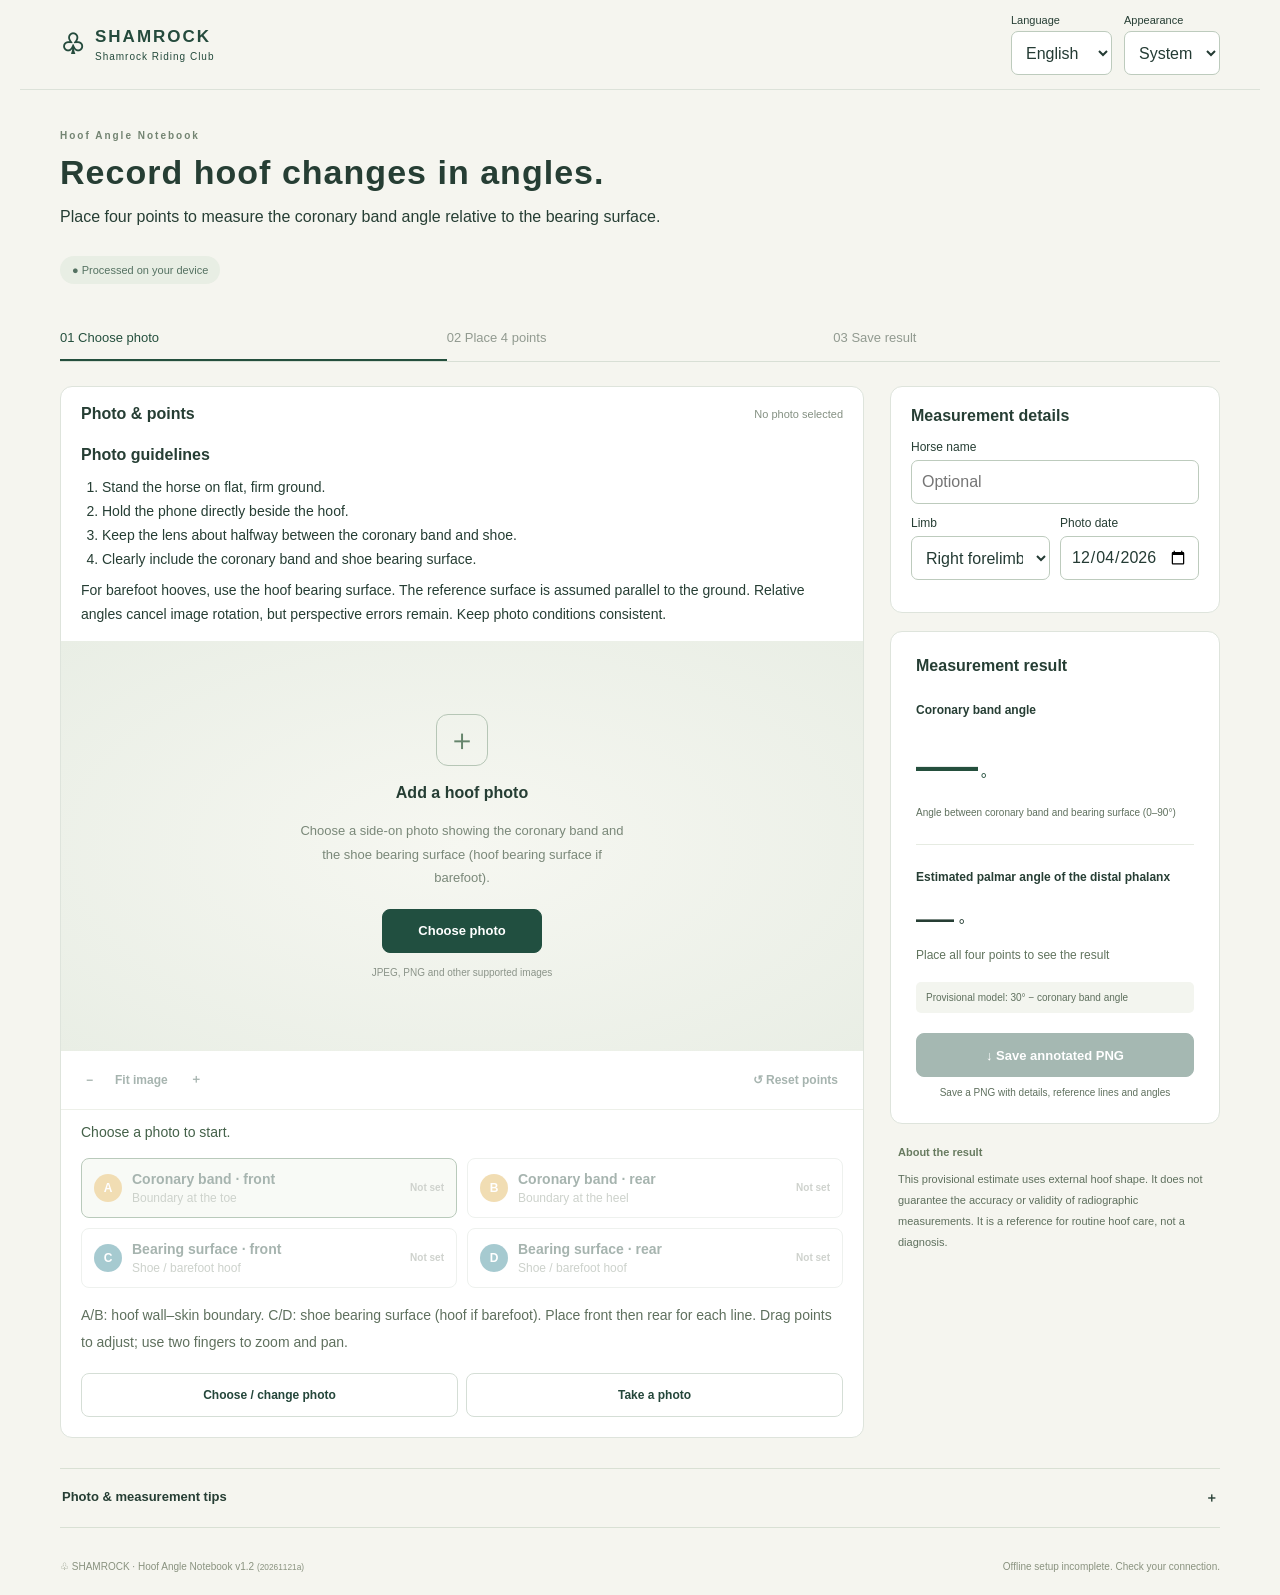
<file: index.html>
<!doctype html>
<html lang="en"><head><meta charset="utf-8"><meta name="viewport" content="width=device-width,initial-scale=1,viewport-fit=cover"><meta name="theme-color" content="#214f40"><link rel="manifest" href="./manifest.webmanifest"><link rel="icon" href="./icon.svg"><link rel="apple-touch-icon" href="./icon-192.png"><link rel="stylesheet" href="./style.css?v=20261121a"><title>Hoof Angle Notebook</title></head>
<body><header><a href="./" class="brand">♧ <span>SHAMROCK<small data-i18n="club"></small></span></a><div class="preferences"><label><span data-i18n="language"></span><select id="language"><option value="ja">日本語</option><option value="en">English</option><option value="de">Deutsch</option></select></label><label><span data-i18n="theme"></span><select id="theme"><option value="system" data-i18n="system"></option><option value="light" data-i18n="light"></option><option value="dark" data-i18n="dark"></option></select></label></div></header><main>
<section id="updateNotice" hidden aria-live="polite"><button id="applyUpdate" data-i18n="update"></button><p data-i18n="updateHint"></p><p id="updateStatus"></p></section>
<div class="intro"><p class="eyebrow" data-i18n="app"></p><h1 data-i18n="intro"></h1><p data-i18n="introSub"></p><span class="badge" data-i18n="local"></span></div>
<ol class="steps"><li id="step1" class="active" data-i18n="step1"></li><li id="step2" data-i18n="step2"></li><li id="step3" data-i18n="step3"></li></ol>
<div class="layout"><section class="measurement"><div class="section-head"><h2 data-i18n="photo"></h2><span id="fileName"></span></div>
<div class="capture-guide"><h3 data-i18n="captureTitle"></h3><ol><li data-i18n="capture1"></li><li data-i18n="capture2"></li><li data-i18n="capture3"></li><li data-i18n="capture4"></li></ol><p data-i18n="captureNote"></p></div><div id="viewport"><canvas id="canvas" tabindex="0" data-i18n-aria="canvas"></canvas><div id="empty"><span class="photo-icon">＋</span><h3 data-i18n="add"></h3><p data-i18n="photoHelp"></p><button id="emptyPick" class="primary" data-i18n="pick"></button><small data-i18n="formats"></small></div><span id="zoomBadge" hidden>100%</span></div>
<div class="toolbar"><div><button id="zoomOut" disabled data-i18n-aria="out">−</button><button id="fit" disabled data-i18n="fit"></button><button id="zoomIn" disabled data-i18n-aria="in">＋</button></div><button id="reset" disabled data-i18n="reset"></button></div>
<p id="status" role="status"></p>
<div class="point-controls"><button id="selectA" disabled><span class="dot a">A</span><span><span data-i18n="pointA"></span><small data-i18n="descA"></small></span><span id="stateA"></span></button><button id="selectB" disabled><span class="dot b">B</span><span><span data-i18n="pointB"></span><small data-i18n="descB"></small></span><span id="stateB"></span></button><button id="selectC" disabled><span class="dot c">C</span><span><span data-i18n="pointC"></span><small data-i18n="descC"></small></span><span id="stateC"></span></button><button id="selectD" disabled><span class="dot d">D</span><span><span data-i18n="pointD"></span><small data-i18n="descD"></small></span><span id="stateD"></span></button></div>
<p class="hint" data-i18n="hint"></p>
<div class="photo-actions"><button id="pick" data-i18n="change"></button><button id="camera" data-i18n="camera"></button></div><input id="file" type="file" accept="image/*" hidden><input id="capture" type="file" accept="image/*" capture="environment" hidden></section>
<aside><section class="metadata"><h2 data-i18n="details"></h2><label><span data-i18n="horse"></span><input id="horse" type="text" maxlength="160" autocomplete="off" data-i18n-placeholder="horseHint"></label><div class="metadata-row"><label><span data-i18n="limb"></span><select id="limb"><option value="RF" data-i18n="RF"></option><option value="LF" data-i18n="LF"></option><option value="RH" data-i18n="RH"></option><option value="LH" data-i18n="LH"></option></select></label><label><span data-i18n="date"></span><input id="photoDate" type="date"></label></div></section>
<section class="results"><h2 data-i18n="results"></h2><div class="result-main"><span data-i18n="angle"></span><div><strong id="angle">—</strong> °</div><small data-i18n="angleHelp"></small></div><div class="result-est"><span id="estimateLabel"></span><div><strong id="estimate">—</strong> °</div><p id="direction"></p></div><p class="formula" data-i18n="formula"></p><button id="save" class="primary" disabled data-i18n="save"></button><p class="save-note" data-i18n="saveNote"></p><a id="download" hidden data-i18n="download"></a></section>
<div class="notice"><b data-i18n="noticeTitle"></b><p data-i18n="notice"></p></div></aside></div>
<details><summary><span data-i18n="tips"></span><span>＋</span></summary><div class="guide"><div><h3 data-i18n="tip1"></h3><p data-i18n="tip1Body"></p></div><div><h3 data-i18n="tip2"></h3><p data-i18n="tip2Body"></p></div><div><h3 data-i18n="tip3"></h3><p data-i18n="tip3Body"></p></div><div><h3 data-i18n="tip4"></h3><p data-i18n="tip4Body"></p></div></div></details>
<footer><span>♧ SHAMROCK · <span data-i18n="app"></span> v1.2 <small>(20261121a)</small></span><span id="offline"></span></footer></main><script type="module" src="./app.js?v=20261121a"></script></body></html>
</file>
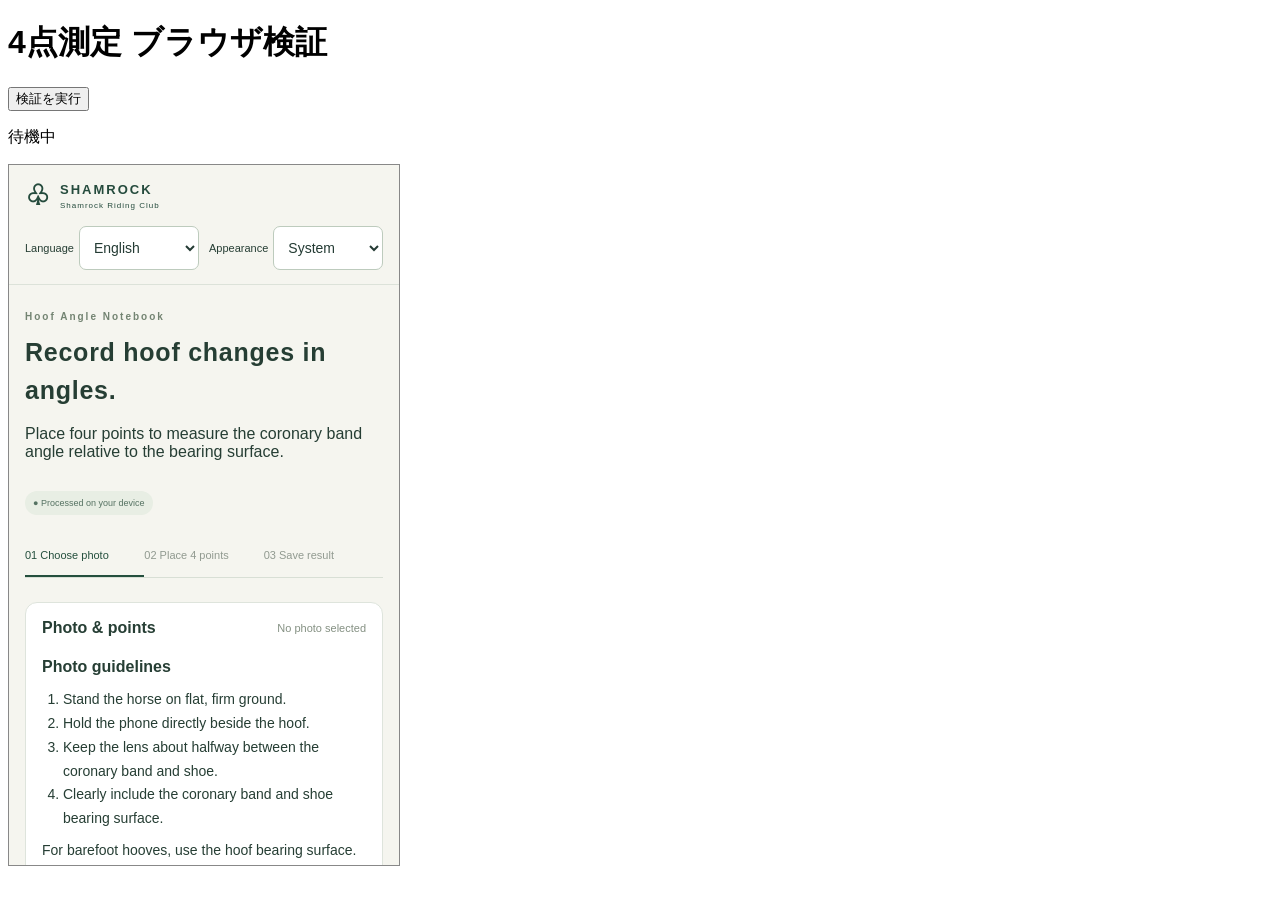
<file: browser-test.html>
<!doctype html><meta charset="utf-8"><title>4点測定 ブラウザ検証</title>
<style>body{font:16px sans-serif}iframe{width:390px;height:700px;border:1px solid #888}pre{white-space:pre-wrap}</style>
<h1>4点測定 ブラウザ検証</h1><button id="run">検証を実行</button><pre id="log">待機中</pre>
<iframe src="./index.html" title="スマートフォン幅の測定画面"></iframe>
<script type="module">
const frame=document.querySelector('iframe'),log=document.querySelector('#log');
const wait=()=>new Promise(r=>setTimeout(r,100));
document.querySelector('#run').onclick=async()=>{try{
 log.textContent='検証中';const win=frame.contentWindow,doc=win.document,$=id=>doc.getElementById(id);
 const assert=(ok,msg)=>{if(!ok)throw Error(msg);log.textContent+='\nPASS '+msg;};
 const img=doc.createElement('canvas');img.width=600;img.height=400;const c=img.getContext('2d');c.fillStyle='white';c.fillRect(0,0,600,400);c.strokeStyle='#888';c.beginPath();c.moveTo(100,100);c.lineTo(400,273.205);c.moveTo(100,340);c.lineTo(400,340);c.stroke();
 const blob=await new Promise(r=>img.toBlob(r));const transfer=new win.DataTransfer();transfer.items.add(new win.File([blob],'test-30deg.png',{type:'image/png'}));$('file').files=transfer.files;$('file').dispatchEvent(new win.Event('change'));
 for(let i=0;i<50&&!$('empty').hidden;i++)await wait();assert($('empty').hidden,'PNG画像読込');
 const canvas=$('canvas'),rect=canvas.getBoundingClientRect(),scale=Math.min(rect.width/600,rect.height/400),ox=(rect.width-600*scale)/2,oy=(rect.height-400*scale)/2;
 const event=(type,p,id=1)=>canvas.dispatchEvent(new win.PointerEvent(type,{pointerId:id,pointerType:'touch',clientX:rect.left+ox+p[0]*scale,clientY:rect.top+oy+p[1]*scale,bubbles:true}));
 // Synthetic pointers do not own native pointer capture; stub only that browser API for this harness.
 canvas.setPointerCapture=()=>{};
 const tap=p=>{event('pointerdown',p);event('pointerup',p);};
 const ps=[[100,100],[400,273.205],[100,340],[400,340]];
 for(let i=0;i<4;i++){tap(ps[i]);assert($('state'+'ABCD'[i]).textContent==='指定済','点'+'ABCD'[i]+'指定');if(i<3)assert($('save').disabled,'4点未完了では保存不可');}
 assert($('angle').textContent==='30.0','相対角度30.0°');assert($('estimate').textContent==='0.0','30度基準維持');
 for(let i=0;i<4;i++){const before=$('angle').textContent;$('select'+'ABCD'[i]).click();event('pointerdown',ps[i]);event('pointermove',[ps[i][0],ps[i][1]+20]);event('pointerup',[ps[i][0],ps[i][1]+20]);assert($('angle').textContent!==before,'点'+'ABCD'[i]+'ドラッグ再計算');event('pointerdown',[ps[i][0],ps[i][1]+20]);event('pointermove',ps[i]);event('pointerup',ps[i]);}
 $('zoomIn').click();assert($('zoomBadge').textContent==='140%','拡大');$('fit').click();assert($('zoomBadge').textContent==='100%','全体表示');assert($('angle').textContent==='30.0','表示倍率で角度不変');
 assert(doc.documentElement.scrollWidth<=win.innerWidth,'390px幅で横はみ出しなし');
 $('horse').value='検証用';$('save').onclick();for(let i=0;i<50&&$('download').hidden;i++)await wait();assert(!$('download').hidden,'PNG保存生成');const out=await fetch($('download').href).then(r=>r.blob());assert(out.type==='image/png'&&out.size>1000,'PNG形式と出力');
 $('language').value='en';$('language').onchange();assert($('selectC').textContent.includes('Bearing surface'),'英語');$('language').value='de';$('language').onchange();assert($('selectD').textContent.includes('Auflagefläche'),'ドイツ語');$('language').value='ja';$('language').onchange();
 log.textContent+='\n全検証成功（合成イベント。実機タッチ・カメラは別途確認）';
 }catch(e){log.textContent+='\nFAIL '+e.stack;}};
</script>
</file>
<file: style.css>
:root{font-family:-apple-system,BlinkMacSystemFont,"Segoe UI","Noto Sans JP",sans-serif;color:#263e34;background:#f5f5ef}*{box-sizing:border-box}body{margin:0}button{font:inherit;cursor:pointer;border:1px solid #d5ded6;background:white;color:#24463a;border-radius:8px;min-height:44px;padding:10px 15px;font-size:13px;font-weight:600;touch-action:manipulation}button:hover{background:#edf3ed}button:disabled{opacity:.4;cursor:default}button:focus-visible,a:focus-visible,summary:focus-visible,canvas:focus-visible{outline:3px solid #cb922d;outline-offset:3px}.primary{background:#214f40;color:white;border-color:#214f40}.primary:hover{background:#163b30}header{height:90px;max-width:1240px;margin:auto;display:flex;align-items:center;justify-content:space-between;padding:0 40px;border-bottom:1px solid #dce2d9}.brand{text-decoration:none;color:#254b3d;display:flex;align-items:center;gap:10px;font-size:28px;font-weight:650}.brand span{font-size:17px;letter-spacing:2px}.brand small{display:block;font-size:10px;letter-spacing:1px;margin-top:4px;font-weight:400}.badge{font-size:11px;color:#557262;background:#e8eee4;border-radius:30px;padding:8px 12px}main{max-width:1160px;margin:auto;padding:40px 0 20px}.eyebrow{font-size:10px;letter-spacing:2px;color:#738472;font-weight:700;margin:0 0 12px}h1{font-size:34px;letter-spacing:.03em;font-weight:650;margin:0 0 14px}.intro>p:last-child{font-size:14px;color:#748174;margin:0}.steps{padding:0;display:flex;list-style:none;margin:32px 0 24px;border-bottom:1px solid #d8dfd5}.steps li{flex:1;padding:14px 0;color:#919a90;font-size:13px;border-bottom:2px solid transparent}.steps .active{color:#244f3d;border-color:#244f3d}.layout{display:grid;grid-template-columns:minmax(0,1fr) 330px;gap:26px;align-items:start}.measurement,.results{background:white;border:1px solid #dee4dc;border-radius:12px;overflow:hidden}.section-head{display:flex;justify-content:space-between;align-items:center;padding:18px 20px;gap:20px}h2{font-size:16px;margin:0}.section-head span{font-size:11px;color:#849082;white-space:nowrap;overflow:hidden;text-overflow:ellipsis;max-width:55%}#viewport{height:410px;position:relative;background:#e9ece5;overflow:hidden}canvas{display:block;width:100%;height:100%;touch-action:none}#empty{position:absolute;inset:0;display:flex;align-items:center;justify-content:center;flex-direction:column;text-align:center;background:radial-gradient(ellipse at center,#f6f7f1,#e9eee5)}[hidden],#empty[hidden],#download[hidden]{display:none!important}.photo-icon{border:1px solid #b6c6b6;width:52px;height:52px;border-radius:12px;display:grid;place-items:center;font-size:30px;color:#65856c}h3{font-size:16px;margin:18px 0 4px}#empty p{font-size:13px;color:#7a8879;line-height:1.8}#empty button{margin:6px 0 14px;padding-left:35px;padding-right:35px}#empty small{font-size:10px;color:#8b9489}#zoomBadge{position:absolute;right:12px;bottom:12px;border-radius:5px;background:#19392bd9;color:white;padding:5px 8px;font-size:11px}.toolbar{display:flex;justify-content:space-between;padding:10px 14px;border-bottom:1px solid #edf0e9;gap:5px}.toolbar button{font-size:12px;min-height:38px;padding:6px 11px;border:0}.toolbar>div{display:flex}#status{font-size:13px;padding:0 20px;color:#446149;min-height:20px}.point-controls{display:flex;gap:10px;padding:0 20px}.point-controls button{display:flex;align-items:center;gap:10px;text-align:left;flex:1;padding:12px;font-size:12px}.point-controls button.selected{border-color:#537c57;background:#f0f5eb}.point-controls small{display:block;color:#839080;font-size:10px;margin-top:4px;font-weight:400}.point-controls button>span:last-child{margin-left:auto;font-size:10px;color:#889185}.dot{border-radius:50%;width:28px;height:28px;display:grid;place-items:center;flex-shrink:0;font-size:12px;color:white}.a{background:#deab44}.b{background:#5d8e7c}.hint{font-size:11px;line-height:1.9;color:#879080;padding:0 20px}.photo-actions{display:flex;gap:8px;padding:4px 20px 20px}.photo-actions button{flex:1;font-size:12px}.results{padding:25px}.results h2{margin-bottom:25px}.result-main>span,.result-est>span{font-size:12px;font-weight:600}.result-main>div{margin:12px 0 4px;color:#244f3d}.result-main strong{font-size:62px;line-height:1.1;letter-spacing:-2px;font-weight:500;font-variant-numeric:tabular-nums}.result-main small{font-size:10px;color:#839080}.result-est{border-top:1px solid #e6ebe2;margin-top:24px;padding-top:22px}.result-est>div{margin-top:12px}.result-est strong{font-size:38px;font-weight:500;font-variant-numeric:tabular-nums}.result-est p{font-size:12px;color:#61745e;margin:8px 0}.formula{font-size:10px;background:#f3f5ef;padding:10px;border-radius:5px;color:#7a8872;margin:20px 0}.results button{width:100%}.save-note{text-align:center;font-size:10px;color:#8c9585;margin-bottom:0}#download{font-size:12px;display:block;margin-top:12px}.notice{padding:18px 8px 0;font-size:11px;line-height:1.9;color:#788471}.notice b{font-weight:600;color:#687b60}.notice p{margin:6px 0}details{border-top:1px solid #d9e0d4;border-bottom:1px solid #d9e0d4;margin:30px 0}summary{cursor:pointer;font-size:13px;font-weight:600;padding:20px 2px;list-style:none;display:flex;justify-content:space-between}summary::-webkit-details-marker{display:none}.guide{display:grid;grid-template-columns:repeat(3,1fr);gap:30px;padding-bottom:20px}.guide h3{font-size:13px}.guide p{font-size:12px;color:#788471;line-height:1.9}footer{display:flex;justify-content:space-between;font-size:10px;color:#89927f;gap:12px;line-height:1.7}@media(max-width:1240px){main{margin:0 40px}}@media(max-width:820px){.layout{grid-template-columns:1fr}.results{display:grid;grid-template-columns:1fr 1fr;gap:12px 20px}.results>.eyebrow,.results>h2,.results>.formula,.results>button,.save-note,#download{grid-column:1/-1}.results h2{margin-bottom:4px}.result-main strong{font-size:48px}.result-est{border-top:0;border-left:1px solid #e6ebe2;margin:0;padding:0 0 0 20px}.result-main small{display:block}.notice{padding-top:12px}.results .formula{margin:8px 0}.save-note{margin:0}.guide{grid-template-columns:1fr;gap:0}}@media(max-width:520px){header{height:76px;padding:0 20px}.brand span{font-size:13px}.brand small{font-size:8px}.badge{font-size:9px;padding:7px 8px}main{margin:0 16px;padding-top:26px}h1{font-size:26px;line-height:1.5}.intro>p:last-child{font-size:12px;line-height:1.8}.steps{margin-top:20px}.steps li{font-size:11px}.layout{gap:18px}#viewport{height:min(95vw,440px)}.section-head{padding:16px}.point-controls{padding:0 12px;gap:7px}.point-controls button{padding:9px 7px;gap:7px}.point-controls button>span:last-child{font-size:9px}.dot{width:24px;height:24px}.hint{padding:0 14px;font-size:10px}.photo-actions{padding:4px 14px 16px}.results{padding:20px;gap:12px}.result-est{padding-left:14px}.result-est>span{font-size:10px}.result-main strong{font-size:46px}.result-main small{font-size:9px}.result-est strong{font-size:35px}footer{flex-direction:column;gap:5px}}

/* v1.2 controls and contrast; measurement canvas geometry remains unchanged. */
.preferences{display:flex;gap:12px;align-items:center}.preferences label{font-size:11px;display:grid;gap:5px}
select,input{font:inherit;min-height:44px;border:1px solid #bdcbbd;border-radius:7px;padding:8px 10px;background:#fff;color:#243b34;max-width:100%;font-size:16px}
select:focus-visible,input:focus-visible{outline:3px solid #cb922d;outline-offset:2px}
.intro .badge{display:inline-block;margin-top:14px}
.metadata{background:#fff;border:1px solid #dee4dc;border-radius:12px;padding:20px;margin-bottom:18px}
.metadata h2{margin-bottom:15px}.metadata label{display:grid;gap:6px;font-size:12px;margin-bottom:12px;min-width:0}.metadata-row{display:grid;grid-template-columns:1fr 1fr;gap:10px}.metadata input{width:100%;min-width:0}.metadata select{width:100%}
#updateNotice{background:#fff5d9;border:1px solid #c89e3c;border-radius:10px;padding:16px;margin-bottom:20px}
#updateNotice p{font-size:12px;line-height:1.7;margin-bottom:0}
#empty p{max-width:360px;padding:0 16px}.guide{grid-template-columns:repeat(2,minmax(0,1fr))}
.point-controls button{min-width:0}.point-controls button>span:last-child{flex-shrink:0}
.result-est>span{overflow-wrap:anywhere}.results h2{grid-column:1/-1}.results{min-width:0}
.hint,.notice,.save-note,.formula,.result-main small{color:#5f705e}
html[data-theme="dark"]{color-scheme:dark;background:#15221d;color:#e3eae3}
html[data-theme="dark"] header,html[data-theme="dark"] details,html[data-theme="dark"] .steps{border-color:#46584a}
html[data-theme="dark"] .brand,html[data-theme="dark"] .steps .active{color:#d7ebd6}
html[data-theme="dark"] .measurement,html[data-theme="dark"] .results,html[data-theme="dark"] .metadata{background:#20332a;border-color:#475c4c}
html[data-theme="dark"] button,html[data-theme="dark"] select,html[data-theme="dark"] input{background:#293f34;color:#ecf2ea;border-color:#5d7561}
html[data-theme="dark"] .primary{background:#b8d9b7;color:#172d21}
html[data-theme="dark"] #empty{background:radial-gradient(ellipse at center,#2a4032,#203328)}
html[data-theme="dark"] #viewport{background:#18241e}
html[data-theme="dark"] .result-main>div,html[data-theme="dark"] #status{color:#c9e4c3}
html[data-theme="dark"] .hint,html[data-theme="dark"] .notice,html[data-theme="dark"] .save-note,html[data-theme="dark"] .result-main small,html[data-theme="dark"] .intro>p,html[data-theme="dark"] #empty p,html[data-theme="dark"] .guide p,html[data-theme="dark"] .result-est p,html[data-theme="dark"] .notice b{color:#b5c6b2}
html[data-theme="dark"] .formula,html[data-theme="dark"] .badge,html[data-theme="dark"] .point-controls button.selected{background:#344b39;color:#d8ead4}
html[data-theme="dark"] #updateNotice{background:#493e20;color:#fff1c5}
@media(prefers-color-scheme:dark){html[data-theme="system"]{color-scheme:dark;background:#15221d;color:#e3eae3}
html[data-theme="system"] .measurement,html[data-theme="system"] .results,html[data-theme="system"] .metadata{background:#20332a;border-color:#475c4c}
html[data-theme="system"] button,html[data-theme="system"] select,html[data-theme="system"] input{background:#293f34;color:#ecf2ea;border-color:#5d7561}
html[data-theme="system"] .brand,html[data-theme="system"] #status,html[data-theme="system"] .result-main>div,html[data-theme="system"] .steps .active{color:#d7ebd6}
html[data-theme="system"] #empty{background:#203328}html[data-theme="system"] #viewport{background:#18241e}
html[data-theme="system"] .hint,html[data-theme="system"] .notice,html[data-theme="system"] .save-note,html[data-theme="system"] .result-main small,html[data-theme="system"] .intro>p,html[data-theme="system"] #empty p,html[data-theme="system"] .guide p,html[data-theme="system"] .result-est p,html[data-theme="system"] .notice b{color:#b5c6b2}
html[data-theme="system"] .primary{background:#b8d9b7;color:#172d21}html[data-theme="system"] .formula,html[data-theme="system"] .badge,html[data-theme="system"] .point-controls button.selected{background:#344b39;color:#d8ead4}
html[data-theme="system"] #updateNotice{background:#493e20;color:#fff1c5}}
@media(max-width:820px){.guide{grid-template-columns:1fr}.results{grid-template-columns:minmax(0,1fr) minmax(0,1fr)}}
@media(max-width:520px){header{height:auto;min-height:114px;padding:14px 16px;flex-wrap:wrap;gap:14px}.preferences{width:100%;gap:10px}.preferences label{flex:1;grid-template-columns:auto minmax(0,1fr);align-items:center}.preferences select{font-size:14px;width:100%}.point-controls{flex-direction:column}.toolbar{flex-wrap:wrap}.toolbar button{min-height:44px}.results{display:block}.result-est{border-left:0;border-top:1px solid #ccd5c8;padding:18px 0 0;margin-top:20px}.result-main strong{font-size:50px}.results button{margin-top:12px}.results .formula{margin:18px 0}.metadata{padding:16px}.metadata-row{grid-template-columns:1fr 1fr}.result-est>span{font-size:13px}.save-note{margin-top:10px}h1{font-size:25px}}


/* Four-point measurement controls */
.point-controls{display:grid;grid-template-columns:repeat(2,minmax(0,1fr))}.b{background:#deab44}.c,.d{background:#247c8c}.capture-guide{padding:0 20px 14px;font-size:14px;line-height:1.7}.capture-guide h3{margin:0;font-size:16px}.capture-guide ol{padding-left:1.5em;margin:8px 0}.capture-guide p{margin:8px 0 0}.hint,#status{font-size:14px}.point-controls button{font-size:14px;min-height:52px}.point-controls small{font-size:12px}@media(max-width:520px){.point-controls{grid-template-columns:1fr}.capture-guide{padding:0 16px 14px}}
</file>
